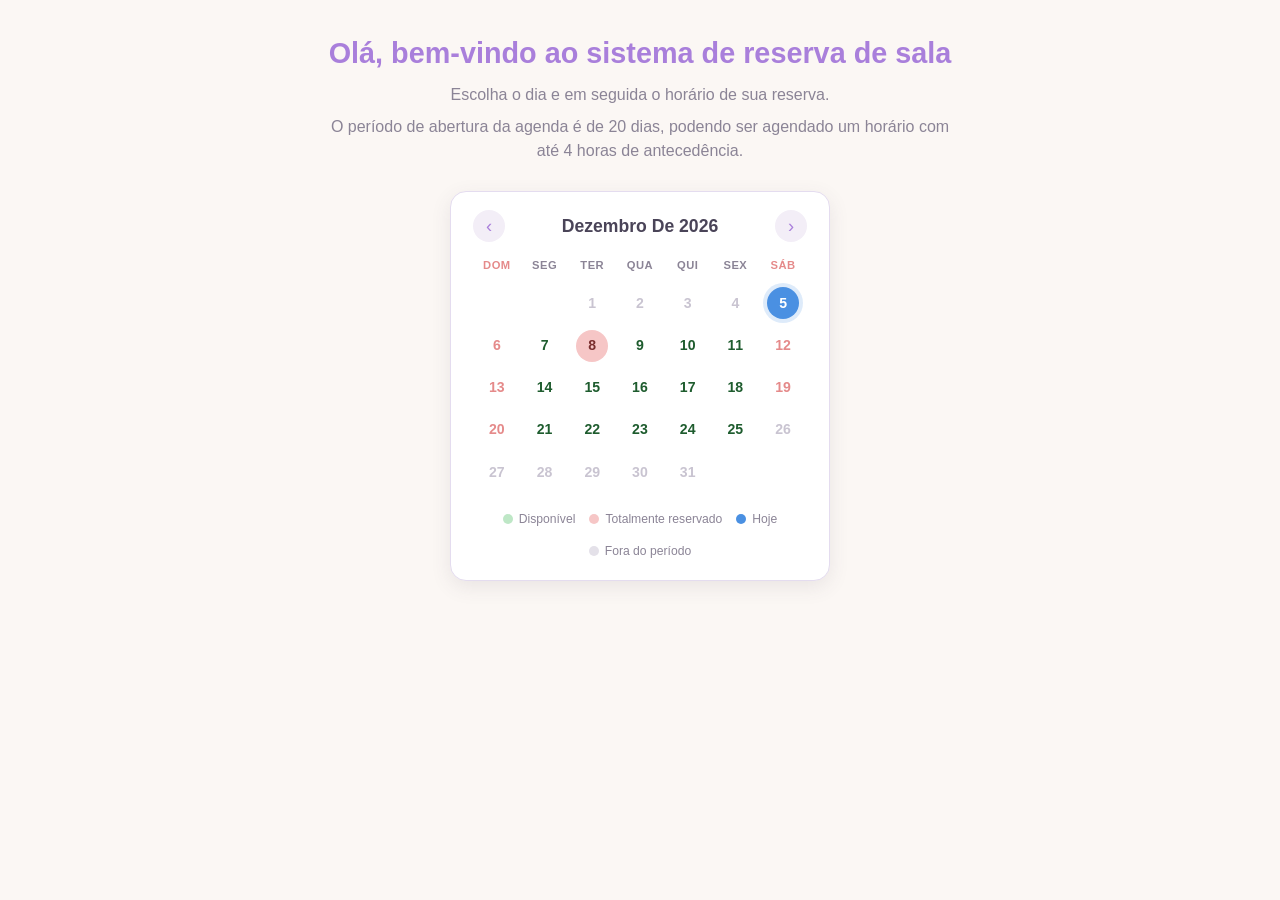
<file: index.html>
<!DOCTYPE html>
<html lang="pt-BR">
<head>
<meta charset="UTF-8">
<title>Reserva de Salas</title>
<link rel="stylesheet" href="style.css">
</head>

<body>

<h1>Olá, bem-vindo ao sistema de reserva de sala</h1>

<p>
Escolha o dia e em seguida o horário de sua reserva.
</p>

<p>
O período de abertura da agenda é de 20 dias, podendo ser agendado um horário com até 4 horas de antecedência.
</p>

<div id="calendario"></div>

<script>

const calendarioDiv = document.getElementById("calendario");

const nomesMeses = [
"Janeiro","Fevereiro","Março","Abril",
"Maio","Junho","Julho","Agosto",
"Setembro","Outubro","Novembro","Dezembro"
];

const diasSemana = ["Dom","Seg","Ter","Qua","Qui","Sex","Sáb"];

const hoje = new Date();
hoje.setHours(0,0,0,0);

/* Limite de abertura da agenda: 20 dias a partir de hoje */
const limiteAgenda = new Date(hoje);
limiteAgenda.setDate(hoje.getDate() + 20);

function formatarData(data){
    return data.getFullYear() + "-" +
        String(data.getMonth()+1).padStart(2,"0") + "-" +
        String(data.getDate()).padStart(2,"0");
}

/* Exemplo de dia com todos os horários já ocupados */
const diasOcupados = [];
const diaDemoOcupado = new Date(hoje);
diaDemoOcupado.setDate(hoje.getDate() + 3);
diasOcupados.push(formatarData(diaDemoOcupado));

let mesExibido = hoje.getMonth();
let anoExibido = hoje.getFullYear();

function irParaHorarios(dataFormatada){
    window.location.href = "horarios.html?data=" + dataFormatada;
}

function renderizarCalendario(){

    calendarioDiv.innerHTML = "";

    /* ---------- Cabeçalho com navegação entre meses ---------- */

    const cabecalho = document.createElement("div");
    cabecalho.classList.add("cal-cabecalho");

    const btnAnterior = document.createElement("button");
    btnAnterior.classList.add("cal-nav");
    btnAnterior.innerText = "‹";
    btnAnterior.title = "Mês anterior";
    btnAnterior.onclick = function(){
        mesExibido--;
        if(mesExibido < 0){
            mesExibido = 11;
            anoExibido--;
        }
        renderizarCalendario();
    };

    const titulo = document.createElement("span");
    titulo.classList.add("cal-titulo");
    titulo.innerText = nomesMeses[mesExibido] + " de " + anoExibido;

    const btnProximo = document.createElement("button");
    btnProximo.classList.add("cal-nav");
    btnProximo.innerText = "›";
    btnProximo.title = "Próximo mês";
    btnProximo.onclick = function(){
        mesExibido++;
        if(mesExibido > 11){
            mesExibido = 0;
            anoExibido++;
        }
        renderizarCalendario();
    };

    cabecalho.appendChild(btnAnterior);
    cabecalho.appendChild(titulo);
    cabecalho.appendChild(btnProximo);
    calendarioDiv.appendChild(cabecalho);

    /* ---------- Tabela do calendário ---------- */

    const tabela = document.createElement("table");

    const thead = document.createElement("thead");
    const linhaCabecalho = document.createElement("tr");

    diasSemana.forEach(function(nomeDia, indice){
        const th = document.createElement("th");
        th.innerText = nomeDia;
        if(indice === 0 || indice === 6){
            th.classList.add("fimSemana");
        }
        linhaCabecalho.appendChild(th);
    });

    thead.appendChild(linhaCabecalho);
    tabela.appendChild(thead);

    const tbody = document.createElement("tbody");

    const primeiroDiaMes = new Date(anoExibido, mesExibido, 1);
    const ultimoDiaMes = new Date(anoExibido, mesExibido + 1, 0);
    const diaSemanaInicio = primeiroDiaMes.getDay();
    const totalDiasMes = ultimoDiaMes.getDate();

    let linha = document.createElement("tr");

    for(let i = 0; i < diaSemanaInicio; i++){
        const celulaVazia = document.createElement("td");
        celulaVazia.classList.add("inativo");
        celulaVazia.innerHTML = "<span class='cal-numero'></span>";
        linha.appendChild(celulaVazia);
    }

    let colunaAtual = diaSemanaInicio;

    for(let diaAtual = 1; diaAtual <= totalDiasMes; diaAtual++){

        if(colunaAtual === 7){
            tbody.appendChild(linha);
            linha = document.createElement("tr");
            colunaAtual = 0;
        }

        const dataCelula = new Date(anoExibido, mesExibido, diaAtual);
        dataCelula.setHours(0,0,0,0);

        const dataFormatada = formatarData(dataCelula);
        const diaDaSemana = dataCelula.getDay();

        const celula = document.createElement("td");
        celula.innerHTML = "<span class='cal-numero'>" + diaAtual + "</span>";

        if(dataCelula.getTime() < hoje.getTime() || dataCelula.getTime() > limiteAgenda.getTime()){

            /* fora do período de agendamento permitido */
            celula.classList.add("inativo");

        } else if(dataCelula.getTime() === hoje.getTime()){

            celula.classList.add("hoje");
            celula.onclick = function(){ irParaHorarios(dataFormatada); };

        } else if(diasOcupados.includes(dataFormatada)){

            celula.classList.add("ocupado");

        } else if(diaDaSemana === 0 || diaDaSemana === 6){

            celula.classList.add("fimSemana");
            celula.onclick = function(){ irParaHorarios(dataFormatada); };

        } else {

            celula.classList.add("disponivel");
            celula.onclick = function(){ irParaHorarios(dataFormatada); };
        }

        linha.appendChild(celula);
        colunaAtual++;
    }

    while(colunaAtual < 7){
        const celulaVazia = document.createElement("td");
        celulaVazia.classList.add("inativo");
        celulaVazia.innerHTML = "<span class='cal-numero'></span>";
        linha.appendChild(celulaVazia);
        colunaAtual++;
    }

    tbody.appendChild(linha);
    tabela.appendChild(tbody);
    calendarioDiv.appendChild(tabela);

    /* ---------- Legenda ---------- */

    const legenda = document.createElement("div");
    legenda.classList.add("cal-legenda");
    legenda.innerHTML =
        "<span><i class='bola disponivel'></i> Disponível</span>" +
        "<span><i class='bola ocupado'></i> Totalmente reservado</span>" +
        "<span><i class='bola hoje'></i> Hoje</span>" +
        "<span><i class='bola inativo'></i> Fora do período</span>";
    calendarioDiv.appendChild(legenda);
}

renderizarCalendario();

</script>

</body>
</html>
</file>
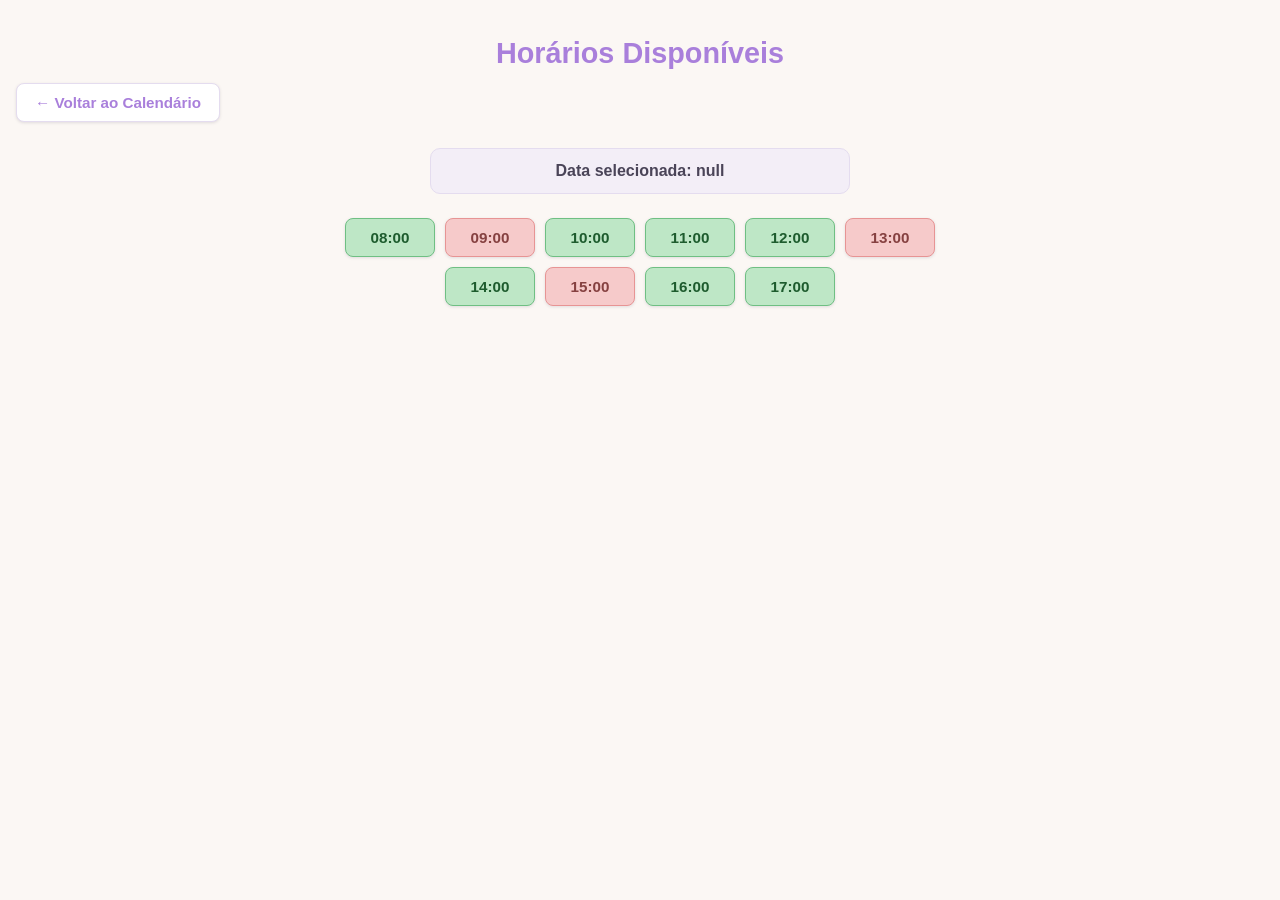
<file: horarios.html>
<!DOCTYPE html>
<html lang="pt-BR">
<head>
<meta charset="UTF-8">
<title>Horários Disponíveis</title>
<link rel="stylesheet" href="style.css">
</head>

<body>

<h1>Horários Disponíveis</h1>

<button class="btn-voltar" onclick="window.location.href='index.html'">
← Voltar ao Calendário
</button>

<p id="dataSelecionada"></p>

<div id="horarios"></div>

<script>

const parametros = new URLSearchParams(window.location.search);
const data = parametros.get("data");

document.getElementById("dataSelecionada").innerText =
"Data selecionada: " + data;

const horarios = document.getElementById("horarios");

/* Horários de exemplo já reservados */
const reservados = ["09:00", "13:00", "15:00"];

for(let hora = 8; hora <= 17; hora++){

    const horario =
    String(hora).padStart(2,"0") + ":00";

    const botao = document.createElement("button");

    botao.innerText = horario;

    if(reservados.includes(horario)){

        botao.classList.add("horario-ocupado");
        botao.disabled = true;

    } else {

        botao.classList.add("horario-livre");

        botao.onclick = function() {

            window.location.href =
            "reserva.html?data=" + data +
            "&hora=" + horario;

        };
    }

    horarios.appendChild(botao);
}

</script>

</body>
</html>
</file>
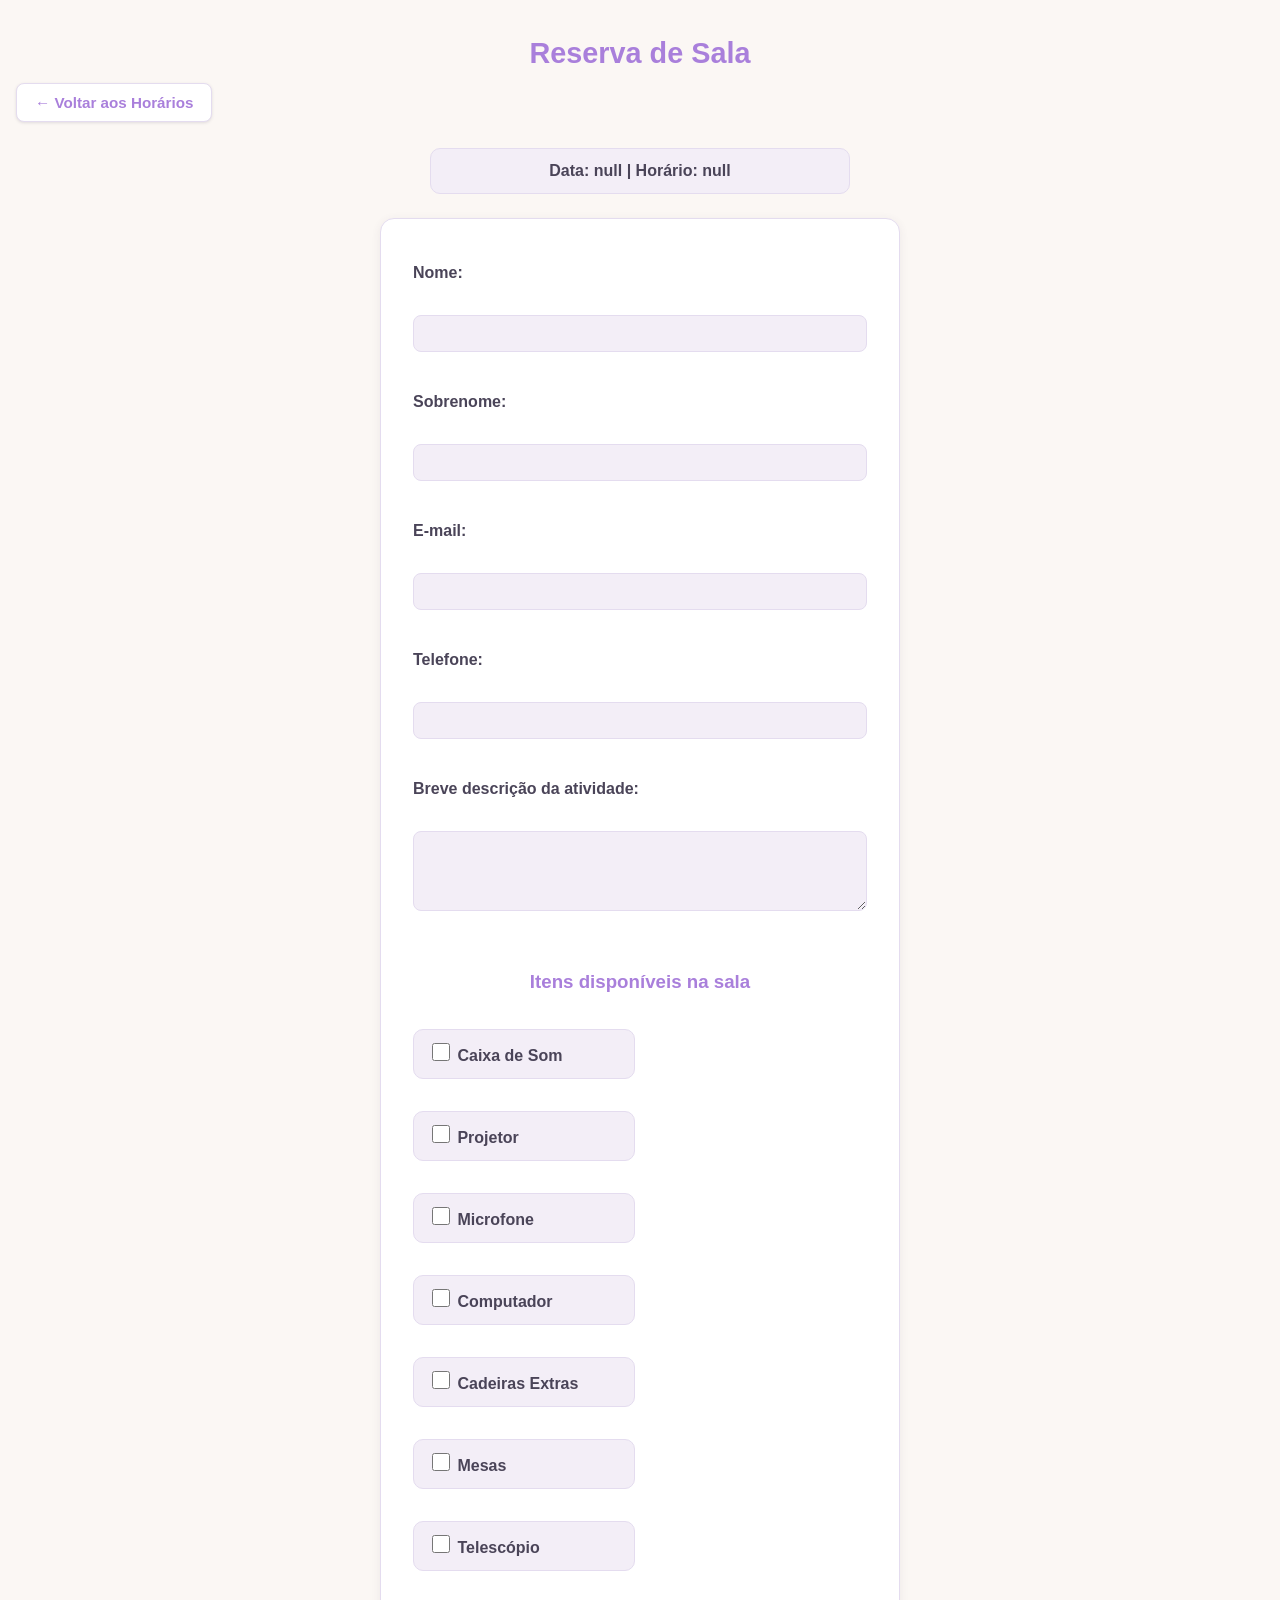
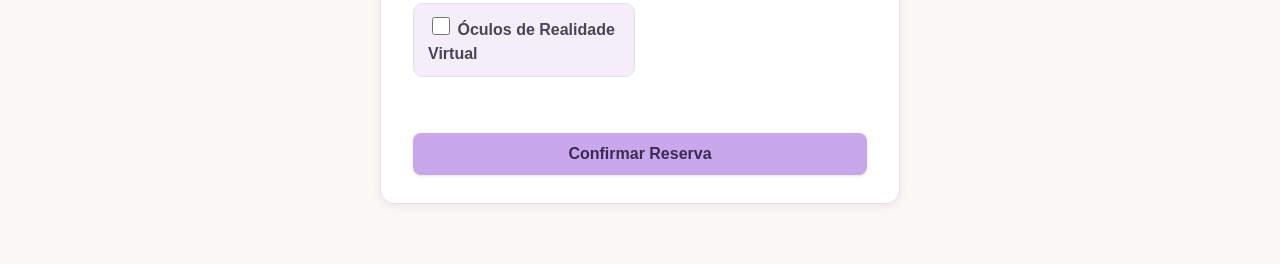
<file: reserva.html>
<!DOCTYPE html>
<html lang="pt-BR">
<head>
<meta charset="UTF-8">
<title>Dados da Reserva</title>
<link rel="stylesheet" href="style.css">
</head>

<body>

<h1>Reserva de Sala</h1>

<button class="btn-voltar" onclick="history.back()">
← Voltar aos Horários
</button>

<p id="informacoes"></p>

<form id="formulario">

<label>Nome:</label><br>
<input type="text" id="nome"><br><br>

<label>Sobrenome:</label><br>
<input type="text" id="sobrenome"><br><br>

<label>E-mail:</label><br>
<input type="email" id="email"><br><br>

<label>Telefone:</label><br>
<input type="tel" id="telefone"><br><br>

<label>Breve descrição da atividade:</label><br>
<textarea id="descricao"></textarea><br><br>

<h3>Itens disponíveis na sala</h3>

<div class="itens-lista">

<label class="item-opcao">
<input type="checkbox"> Caixa de Som
</label><br>

<label class="item-opcao">
<input type="checkbox"> Projetor
</label><br>

<label class="item-opcao">
<input type="checkbox"> Microfone
</label><br>

<label class="item-opcao">
<input type="checkbox"> Computador
</label><br>

<label class="item-opcao">
<input type="checkbox"> Cadeiras Extras
</label><br>

<label class="item-opcao">
<input type="checkbox"> Mesas
</label><br>

<label class="item-opcao">
<input type="checkbox"> Telescópio
</label><br>

<label class="item-opcao">
<input type="checkbox"> Óculos de Realidade Virtual
</label>

</div>

<br>

<button type="submit">Confirmar Reserva</button>

</form>

<script>

const parametros = new URLSearchParams(window.location.search);

const data = parametros.get("data");
const hora = parametros.get("hora");

document.getElementById("informacoes").innerText =
"Data: " + data + " | Horário: " + hora;

document.getElementById("formulario")
.addEventListener("submit", function(event){

    event.preventDefault();

    const nome =
        document.getElementById("nome").value;

    const sobrenome =
        document.getElementById("sobrenome").value;

    const email =
        document.getElementById("email").value;

    if(
        nome === "" ||
        sobrenome === "" ||
        email === ""
    ){
        alert("Preencha os campos obrigatórios.");
        return;
    }

    alert("Reserva realizada com sucesso!");

});

</script>

</body>
</html>
</file>
<file: style.css>
/* ==========================================================
   Sistema de Reserva de Salas — folha de estilos compartilhada
   Paleta pastel, com cores intuitivas para status de disponibilidade
   ========================================================== */

:root {
  --bg: #FBF7F4;              /* fundo geral, creme suave */
  --surface: #FFFFFF;         /* cartões */
  --surface-soft: #F3EEF7;    /* lavanda bem clara, para blocos de info */

  --text: #4A4458;
  --muted: #8B8496;

  --accent: #C9A7EB;          /* lilás pastel — cor de marca */
  --accent-dark: #A97FDB;

  --livre: #BEE7C6;           /* verde pastel — disponível */
  --livre-dark: #6FBF83;
  --livre-text: #1E5C2E;

  --ocupado: #F6C6C6;         /* rosa/vermelho pastel — indisponível */
  --ocupado-dark: #E58A8A;
  --ocupado-text: #7A2E2E;

  --hoje: #FBE7A1;            /* amarelo pastel — data de hoje */
  --hoje-dark: #E6C860;

  --destaque: #FFE0B2;        /* pêssego pastel — itens selecionados */
  --destaque-dark: #F2A65A;

  --border: #E4DCEF;

  --font-title: "Trebuchet MS", "Segoe UI", sans-serif;
  --font-body: "Segoe UI", Arial, sans-serif;
}

* { box-sizing: border-box; }

body {
  margin: 0;
  padding: 32px 16px 60px;
  background: var(--bg);
  color: var(--text);
  font-family: var(--font-body);
  line-height: 1.5;
}

h1 {
  font-family: var(--font-title);
  color: var(--accent-dark);
  text-align: center;
  font-size: 1.8rem;
  margin: 0 0 8px;
}

h2, h3 {
  font-family: var(--font-title);
  color: var(--text);
  text-align: center;
}

p {
  max-width: 620px;
  margin: 8px auto;
  text-align: center;
  color: var(--muted);
}

/* Caixas de informação (data selecionada / dados da reserva) */
#dataSelecionada,
#informacoes {
  background: var(--surface-soft);
  border: 1px solid var(--border);
  color: var(--text);
  font-weight: 600;
  border-radius: 10px;
  padding: 10px 18px;
  max-width: 420px;
  text-align: center;
}

/* ---------------- Botões em geral (reset pastel) ---------------- */

button {
  font-family: var(--font-body);
  font-size: 0.95rem;
  border: none;
  border-radius: 8px;
  padding: 10px 18px;
  cursor: pointer;
  transition: transform 0.12s ease, filter 0.12s ease, box-shadow 0.12s ease;
  box-shadow: 0 1px 3px rgba(74, 68, 88, 0.15);
}

button:hover:not(:disabled) {
  transform: translateY(-1px);
  filter: brightness(1.03);
  box-shadow: 0 3px 8px rgba(74, 68, 88, 0.18);
}

button:active:not(:disabled) {
  transform: translateY(0);
}

button:disabled {
  cursor: not-allowed;
}

/* ---------------- Calendário (index.html) — estilo "app de calendário" ---------------- */

#calendario {
  max-width: 380px;
  margin: 28px auto 0;
  background: var(--surface);
  border: 1px solid var(--border);
  border-radius: 16px;
  padding: 18px 22px 20px;
  box-shadow: 0 6px 20px rgba(74, 68, 88, 0.10);
}

/* cabeçalho com mês/ano e setas de navegação */

.cal-cabecalho {
  display: flex;
  align-items: center;
  justify-content: space-between;
  margin-bottom: 14px;
}

.cal-titulo {
  font-family: var(--font-title);
  font-size: 1.1rem;
  font-weight: 700;
  color: var(--text);
  text-transform: capitalize;
}

.cal-nav {
  width: 32px;
  height: 32px;
  min-width: 32px;
  padding: 0;
  border-radius: 50%;
  background: var(--surface-soft);
  color: var(--accent-dark);
  font-size: 1.15rem;
  line-height: 1;
  display: flex;
  align-items: center;
  justify-content: center;
  box-shadow: none;
}

.cal-nav:hover {
  background: var(--accent);
  color: #FFFFFF;
  transform: none;
}

/* grade do calendário */

#calendario table {
  width: 100%;
  border-collapse: collapse;
  table-layout: fixed;
}

#calendario th {
  width: 14.28%;
  padding-bottom: 8px;
  font-size: 0.7rem;
  font-weight: 700;
  text-transform: uppercase;
  letter-spacing: 0.5px;
  color: var(--muted);
  text-align: center;
}

#calendario th.fimSemana {
  color: var(--ocupado-dark);
}

#calendario td {
  width: 14.28%;
  height: 42px;
  text-align: center;
  vertical-align: middle;
  padding: 2px 0;
}

/* bolha numérica de cada dia (o "círculo" no estilo Windows Calendar) */

.cal-numero {
  display: inline-flex;
  align-items: center;
  justify-content: center;
  width: 32px;
  height: 32px;
  margin: 0 auto;
  border-radius: 50%;
  font-size: 0.88rem;
  font-weight: 600;
  color: var(--text);
  transition: background 0.15s ease, color 0.15s ease, transform 0.1s ease;
}

/* dia disponível */
td.disponivel { cursor: pointer; }
td.disponivel .cal-numero { color: var(--livre-text); }
td.disponivel:hover .cal-numero { background: var(--livre); }
td.disponivel:active .cal-numero { transform: scale(0.9); }

/* fim de semana (clicável, mas visualmente diferenciado) */
td.fimSemana { cursor: pointer; }
td.fimSemana .cal-numero { color: var(--ocupado-dark); }
td.fimSemana:hover .cal-numero { background: var(--surface-soft); }
td.fimSemana:active .cal-numero { transform: scale(0.9); }

/* dia totalmente reservado — não clicável */
td.ocupado { cursor: not-allowed; }
td.ocupado .cal-numero {
  background: var(--ocupado);
  color: var(--ocupado-text);
}

/* hoje — destaque cheio, como no Windows Calendar */
td.hoje { cursor: pointer; }
td.hoje .cal-numero {
  background: #4A90E2;
  color: #FFFFFF;
  font-weight: 700;
  box-shadow: 0 0 0 4px rgba(74, 144, 226, 0.18);
}
td.hoje:hover .cal-numero { background: #3E7FCB; }
td.hoje:active .cal-numero { transform: scale(0.9); }

/* dias fora do período de agendamento (passado ou além do limite de 20 dias) */
td.inativo { cursor: default; }
td.inativo .cal-numero { color: #C9C4D1; }

/* legenda abaixo do calendário */

.cal-legenda {
  display: flex;
  flex-wrap: wrap;
  gap: 14px;
  justify-content: center;
  margin-top: 16px;
  font-size: 0.76rem;
  color: var(--muted);
}

.cal-legenda span {
  display: inline-flex;
  align-items: center;
  gap: 6px;
}

.cal-legenda .bola {
  display: inline-block;
  width: 10px;
  height: 10px;
  border-radius: 50%;
}

.cal-legenda .bola.disponivel { background: var(--livre); }
.cal-legenda .bola.ocupado { background: var(--ocupado); }
.cal-legenda .bola.hoje { background: #4A90E2; }
.cal-legenda .bola.inativo { background: #E4E1E9; }

/* ---------------- Botão "voltar" (horarios.html / reserva.html) ---------------- */

.btn-voltar {
  display: inline-block;
  margin: 0 auto 18px;
  background: var(--surface);
  color: var(--accent-dark);
  border: 1px solid var(--border);
  font-weight: 600;
}

.btn-voltar:hover {
  background: var(--surface-soft);
  border-color: var(--accent);
}

/* ---------------- Horários (horarios.html) ---------------- */

#horarios {
  display: flex;
  flex-wrap: wrap;
  justify-content: center;
  gap: 10px;
  max-width: 640px;
  margin: 24px auto 0;
}

#horarios br {
  display: none;
}

#horarios button {
  min-width: 90px;
  font-weight: 600;
}

/* horário livre */
#horarios button.horario-livre {
  background: var(--livre);
  color: var(--livre-text);
  border: 1px solid var(--livre-dark);
}

#horarios button.horario-livre:hover:not(:disabled) {
  background: var(--livre-dark);
}

/* horário já reservado */
#horarios button.horario-ocupado {
  background: var(--ocupado);
  color: var(--ocupado-text);
  border: 1px solid var(--ocupado-dark);
  opacity: 0.9;
}

/* ---------------- Formulário de reserva (reserva.html) ---------------- */

#formulario {
  background: var(--surface);
  border: 1px solid var(--border);
  border-radius: 14px;
  max-width: 520px;
  margin: 24px auto 0;
  padding: 28px 32px;
  box-shadow: 0 2px 10px rgba(74, 68, 88, 0.08);
}

#formulario label {
  font-weight: 600;
  color: var(--text);
  display: block;
  margin-top: 14px;
}

#formulario input[type="text"],
#formulario input[type="email"],
#formulario input[type="tel"],
#formulario textarea {
  width: 100%;
  font-family: var(--font-body);
  font-size: 0.95rem;
  padding: 9px 12px;
  margin-top: 6px;
  border: 1px solid var(--border);
  border-radius: 8px;
  background: var(--surface-soft);
  color: var(--text);
}

#formulario input:focus,
#formulario textarea:focus {
  outline: none;
  border-color: var(--accent);
  box-shadow: 0 0 0 3px rgba(201, 167, 235, 0.35);
  background: #FFFFFF;
}

#formulario textarea {
  min-height: 80px;
  resize: vertical;
}

/* --- Itens disponíveis na sala: bloco em destaque --- */

#formulario h3 {
  margin-top: 26px;
  color: var(--accent-dark);
}

/* Envolve cada checkbox + texto (ver observação na resposta) */
.item-opcao {
  display: flex;
  align-items: center;
  gap: 10px;
  background: var(--surface-soft);
  border: 1.5px solid var(--border);
  border-radius: 10px;
  padding: 10px 14px;
  margin-bottom: 8px;
  font-weight: 600;
  color: var(--text);
  cursor: pointer;
  transition: background 0.15s ease, border-color 0.15s ease, transform 0.1s ease;
}

.item-opcao:hover {
  border-color: var(--accent);
  background: #FBF3FF;
}

.item-opcao input[type="checkbox"] {
  width: 18px;
  height: 18px;
  accent-color: var(--accent-dark);
  cursor: pointer;
}

/* destaque quando o item está selecionado */
.item-opcao:has(input:checked) {
  background: var(--destaque);
  border-color: var(--destaque-dark);
  color: #6B3A00;
  transform: translateX(2px);
}

.itens-lista {
  display: grid;
  grid-template-columns: repeat(auto-fit, minmax(220px, 1fr));
  gap: 10px;
  margin-top: 12px;
}

/* --- Botão de confirmação --- */

#formulario button[type="submit"] {
  margin-top: 24px;
  width: 100%;
  background: var(--accent);
  color: #3A2A55;
  font-weight: 700;
  font-size: 1rem;
  padding: 12px 18px;
}

#formulario button[type="submit"]:hover {
  background: var(--accent-dark);
  color: #FFFFFF;
}
</file>
